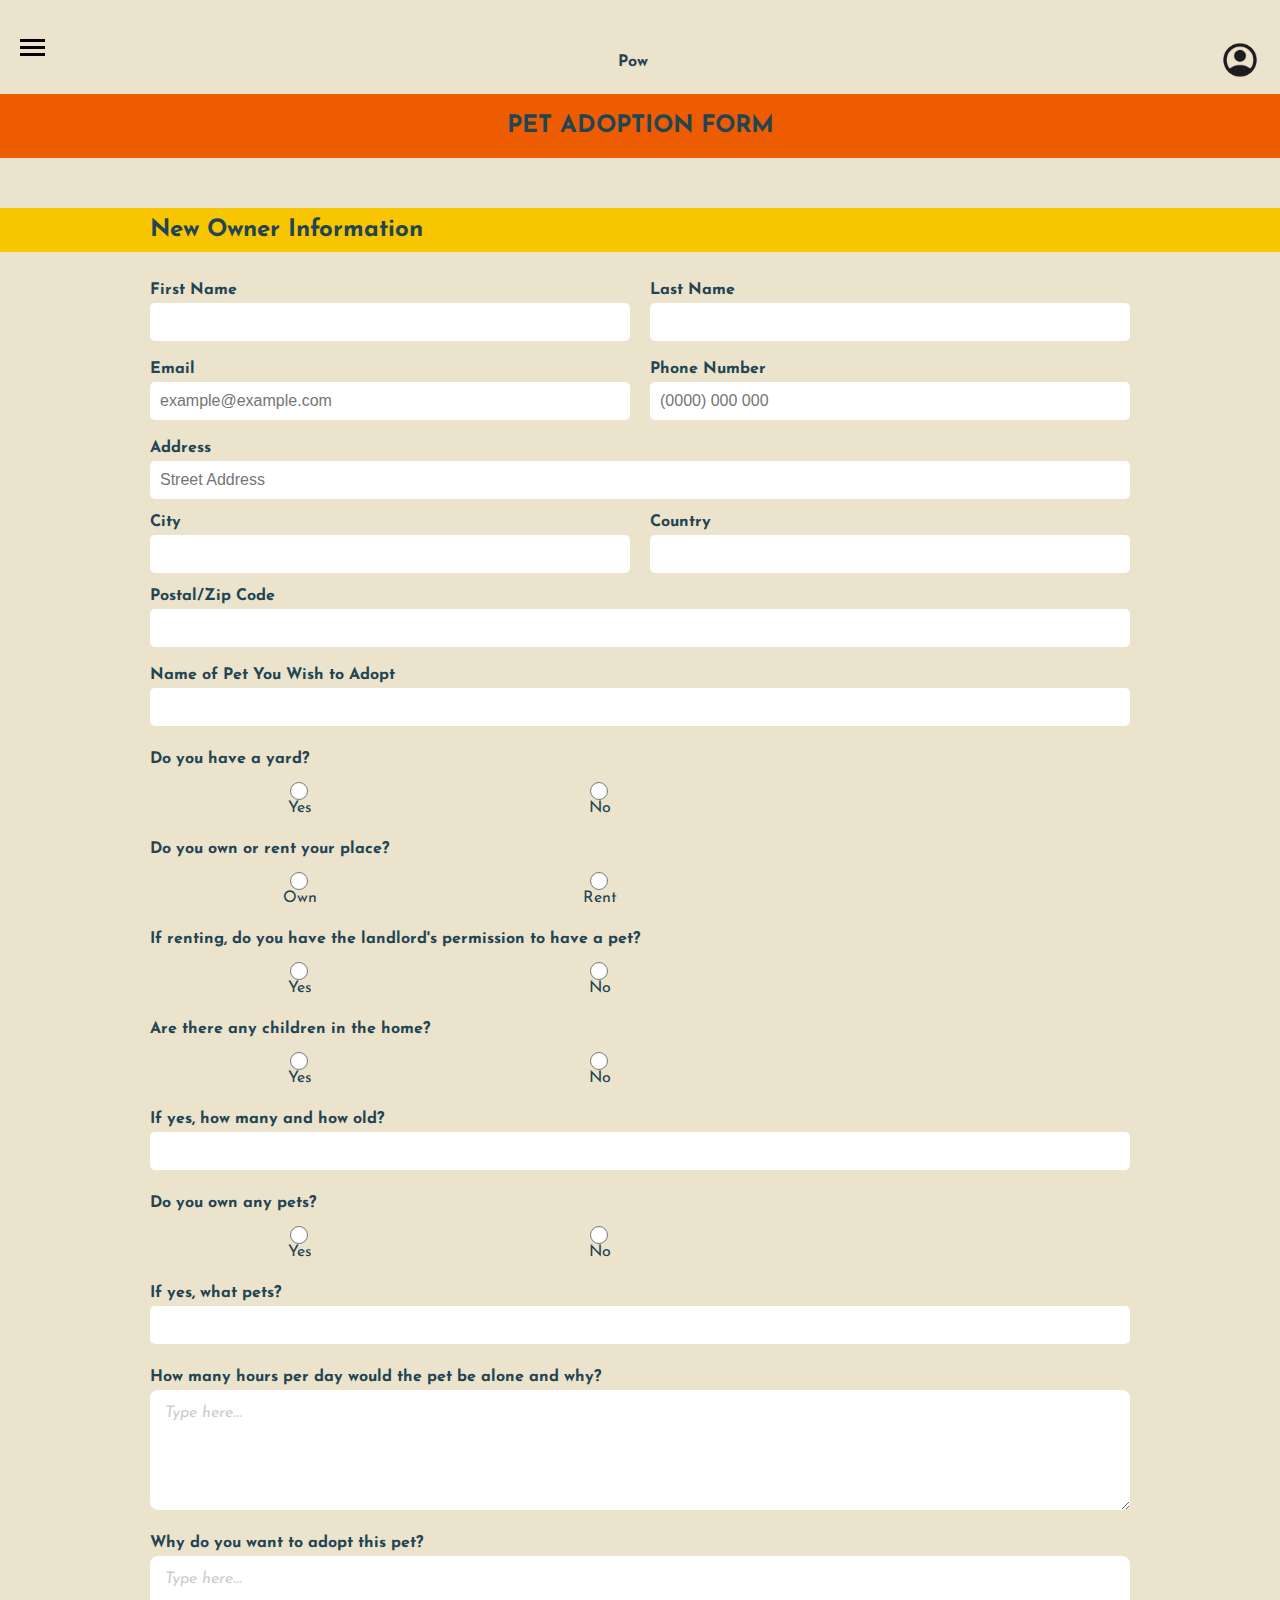
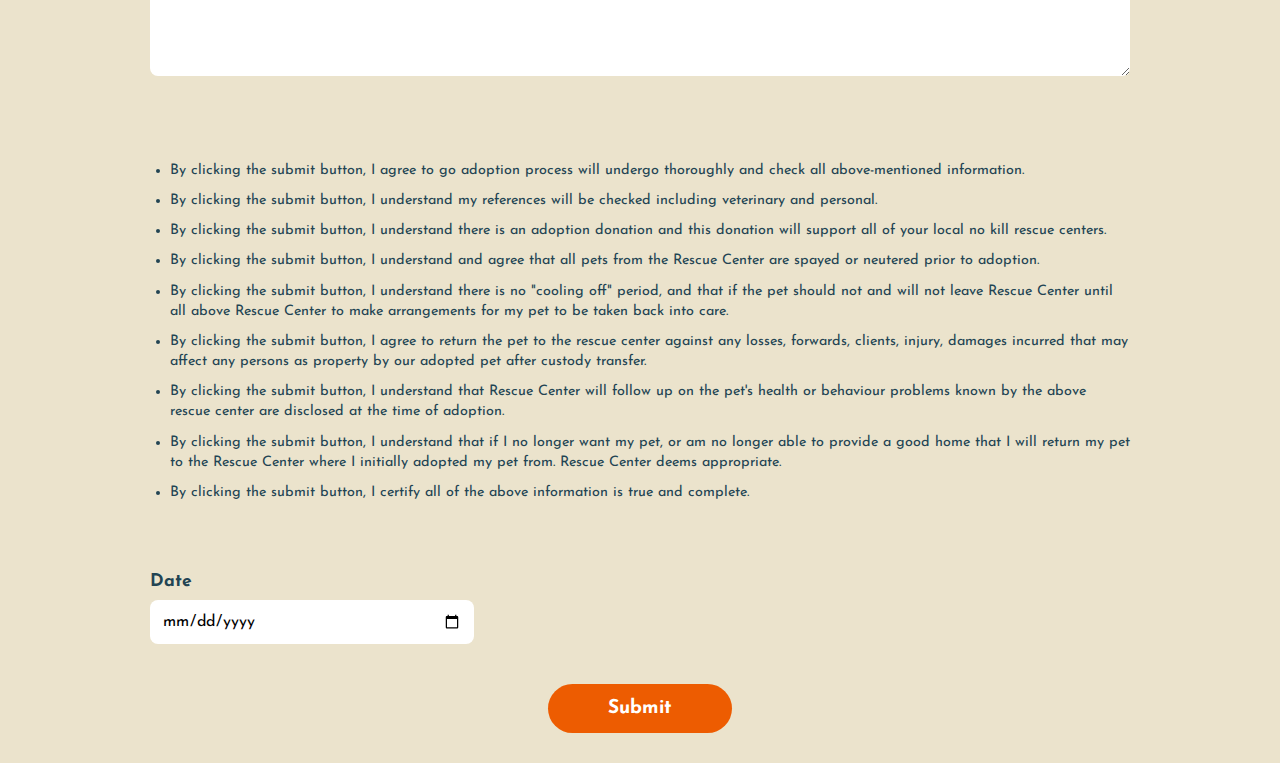
<file: frontend/formular HTML&CSS/index.html>
<!DOCTYPE html>
<html lang="en">
<head>
     <meta charset="UTF-8" />
    <meta name="viewport" content="width=device-width, initial-scale=1.0" />
    <title>Pet Adoption Form - Pow</title>
    <link rel="stylesheet" href="formular.css" />
    <link href="https://fonts.googleapis.com/css2?family=Josefin+Sans&display=swap" rel="stylesheet">
</head>
<body>
     <header class="navbar">
        <div class="hamburger">
            <span></span>
            <span></span>
            <span></span>
        </div>
        <div class="logo">Pow</div>
        <a href="profile.html" class="profile-icon">
            <img src="images/profileicon.png" alt="Profile" />
        </a>
    </header>
    <section class="formular-banner">
        <h1>PET ADOPTION FORM</h1>
    </section>
    <section class="section-title">
        <h1>New Owner Information</h1>
    </section>
    <form class="adoption-form">
        <div class="form-group two-col">
             <label>First Name
                 <input type="text" name="first_name" />
             </label>
             <label>Last Name
                 <input type="text" name="last_name" />
             </label>
        </div>
        <div class="form-group two-col">
             <label>Email
                 <input type="email" name="email" placeholder="example@example.com" />
             </label>
             <label>Phone Number
                 <input type="tel" name="phone" placeholder="(0000) 000 000" />
             </label>
        </div>
        <div class="address-group">
            <label>Address
                <input type="text" name="street_address" placeholder="Street Address" />
            </label>
            <div class="city-country-row">
                <label>City
                    <input type="text" name="city" />
                </label>
                <label>Country
                    <input type="text" name="country" />
                </label>
            </div>
            <label>Postal/Zip Code
                <input type="text" name="postal_code" />
            </label>
        </div>

        <div class="form-group">
            <label>Name of Pet You Wish to Adopt
                <input type="text" name="pet_name" />
            </label>
        </div>

        <div class="form-group">
            <label class="question-label">Do you have a yard?</label>
            <div class="radio-group">
                <label class="radio-label">
                    <input type="radio" name="yard" value="yes" />
                    <span class="radio-text">Yes</span>
                </label>
                <label class="radio-label">
                    <input type="radio" name="yard" value="no" />
                    <span class="radio-text">No</span>
                </label>
            </div>
        </div>

        <div class="form-group">
            <label class="question-label">Do you own or rent your place?</label>
            <div class="radio-group">
                <label class="radio-label">
                    <input type="radio" name="housing" value="own" />
                    <span class="radio-text">Own</span>
                </label>
                <label class="radio-label">
                    <input type="radio" name="housing" value="rent" />
                    <span class="radio-text">Rent</span>
                </label>
            </div>
        </div>

        <div class="form-group">
            <label class="question-label">If renting, do you have the landlord's permission to have a pet?</label>
            <div class="radio-group">
                <label class="radio-label">
                    <input type="radio" name="landlord_permission" value="yes" />
                    <span class="radio-text">Yes</span>
                </label>
                <label class="radio-label">
                    <input type="radio" name="landlord_permission" value="no" />
                    <span class="radio-text">No</span>
                </label>
            </div>
        </div>

        <div class="form-group">
            <label class="question-label">Are there any children in the home?</label>
            <div class="radio-group">
                <label class="radio-label">
                    <input type="radio" name="children" value="yes" />
                    <span class="radio-text">Yes</span>
                </label>
                <label class="radio-label">
                    <input type="radio" name="children" value="no" />
                    <span class="radio-text">No</span>
                </label>
            </div>
        </div>

        <div class="form-group">
            <label>If yes, how many and how old?
                <input type="text" name="children_details" />
            </label>
        </div>

        <div class="form-group">
            <label class="question-label">Do you own any pets?</label>
            <div class="radio-group">
                <label class="radio-label">
                    <input type="radio" name="current_pets" value="yes" />
                    <span class="radio-text">Yes</span>
                </label>
                <label class="radio-label">
                    <input type="radio" name="current_pets" value="no" />
                    <span class="radio-text">No</span>
                </label>
            </div>
        </div>

        <div class="form-group">
            <label>If yes, what pets?
                <input type="text" name="pet_details" />
            </label>
        </div>

        <div class="form-group">
            <label>How many hours per day would the pet be alone and why?
                <textarea name="pet_alone_time" placeholder="Type here..."></textarea>
            </label>
        </div>

        <div class="form-group">
            <label>Why do you want to adopt this pet?
                <textarea name="adoption_reason" placeholder="Type here..."></textarea>
            </label>
        </div>
    </form>

    <section class="terms-section">
        <ul class="terms-list">
            <li>By clicking the submit button, I agree to go adoption process will undergo thoroughly and check all above-mentioned information.</li>
            <li>By clicking the submit button, I understand my references will be checked including veterinary and personal.</li>
            <li>By clicking the submit button, I understand there is an adoption donation and this donation will support all of your local no kill rescue centers.</li>
            <li>By clicking the submit button, I understand and agree that all pets from the Rescue Center are spayed or neutered prior to adoption.</li>
            <li>By clicking the submit button, I understand there is no "cooling off" period, and that if the pet should not and will not leave Rescue Center until all above Rescue Center to make arrangements for my pet to be taken back into care.</li>
            <li>By clicking the submit button, I agree to return the pet to the rescue center against any losses, forwards, clients, injury, damages incurred that may affect any persons as property by our adopted pet after custody transfer.</li>
            <li>By clicking the submit button, I understand that Rescue Center will follow up on the pet's health or behaviour problems known by the above rescue center are disclosed at the time of adoption.</li>
            <li>By clicking the submit button, I understand that if I no longer want my pet, or am no longer able to provide a good home that I will return my pet to the Rescue Center where I initially adopted my pet from. Rescue Center deems appropriate.</li>
            <li>By clicking the submit button, I certify all of the above information is true and complete.</li>
        </ul>
    </section>

    <section class="signature-section">
    <div class="date-signature-container">
        <div class="date-group">
            <label for="date">Date</label>
            <input type="date" id="date" name="date" />
        </div>
        

    </div>
    
    <button type="submit" class="submit-btn">Submit</button>
</section>


</body>
</html>
</file>
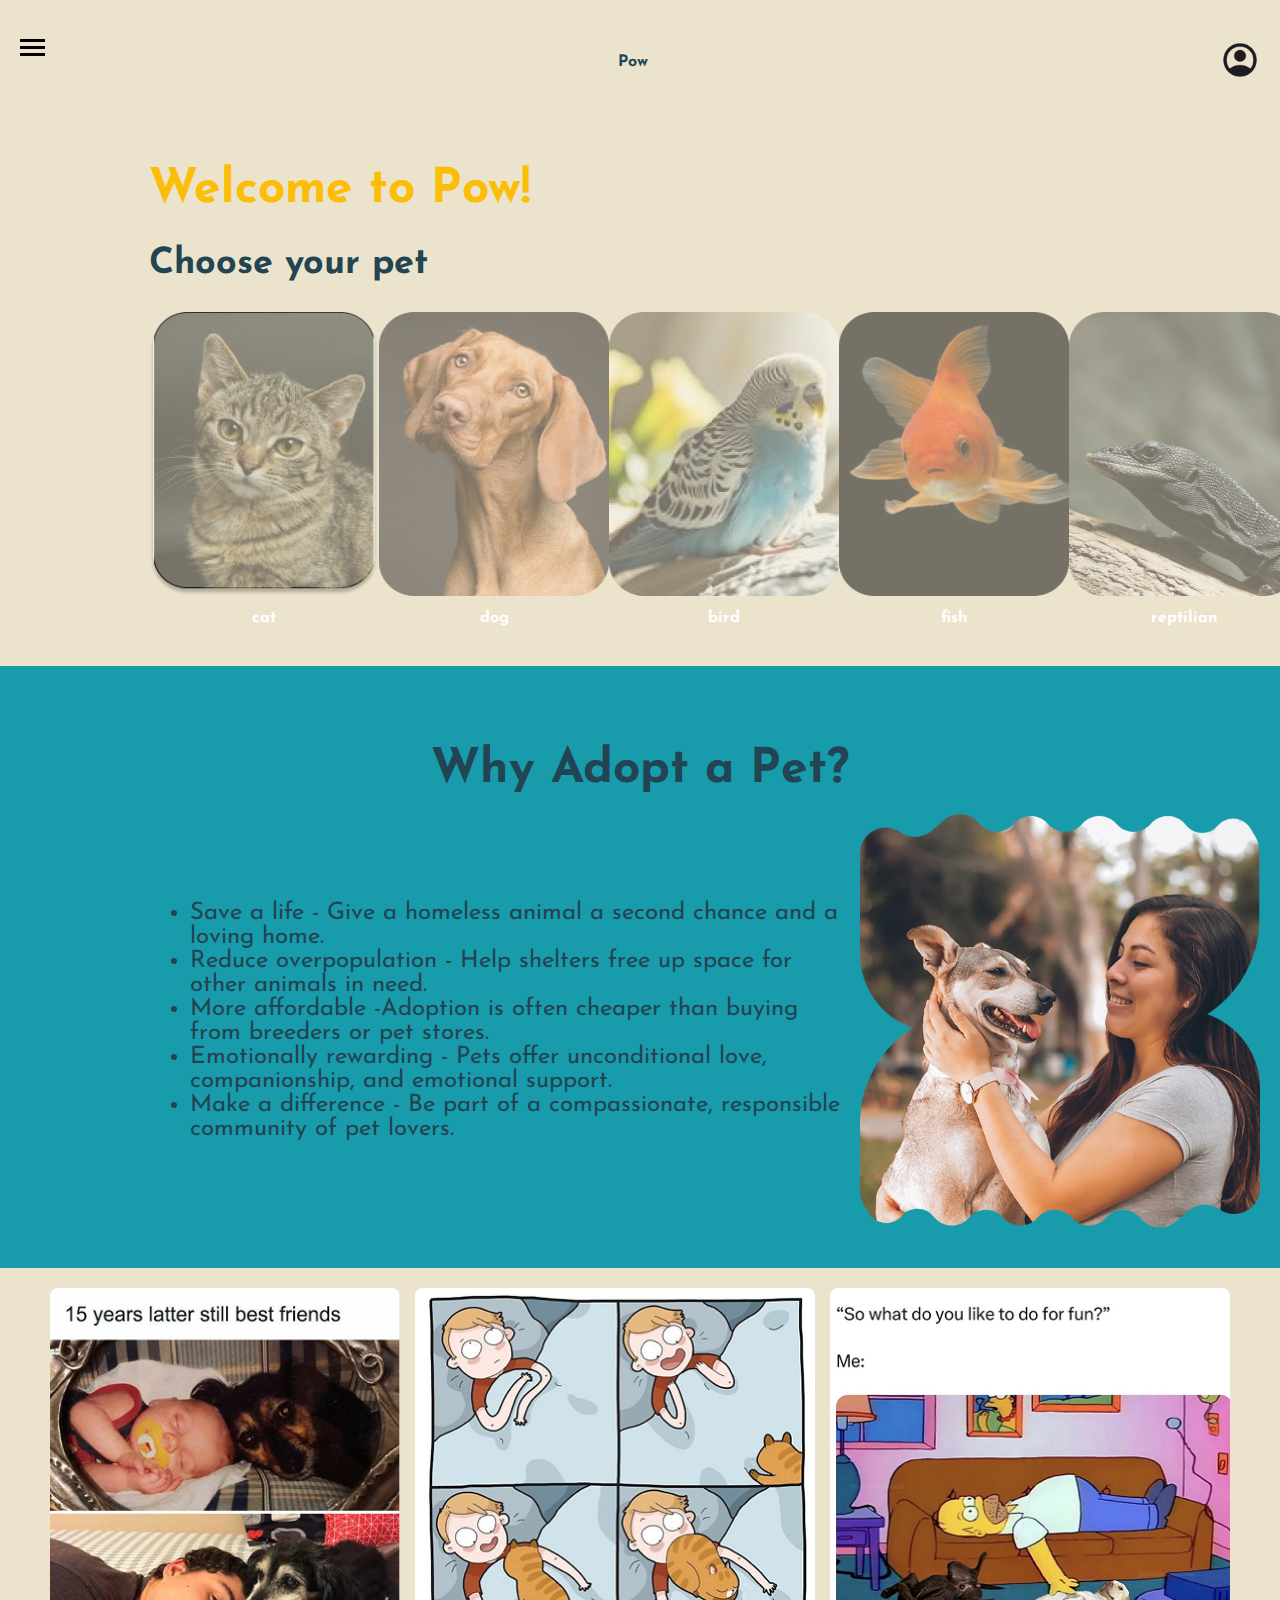
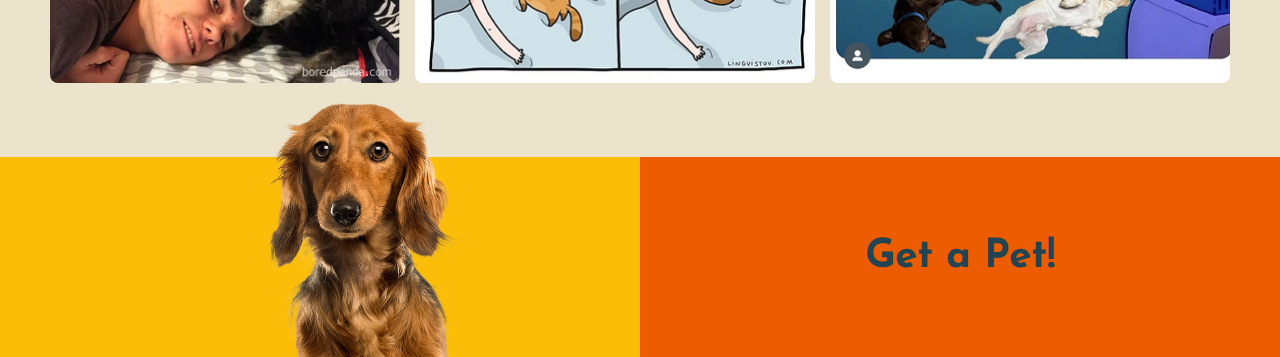
<file: frontend/homepage HTML&CSS/index.html>
<!DOCTYPE html>
<html lang = "en">
    <head>
         <meta charset="UTF-8" />
         <meta name="viewport" content="width=device-width, initial-scale=1.0" />
         <title>Pow - Pet Adoption</title>
         <link rel="stylesheet" href="homepage.css" />
          <link href="https://fonts.googleapis.com/css2?family=Josefin+Sans&display=swap" rel="stylesheet">
    </head>

    <body>
        <header class="navbar">

                <div class="hamburger" >
                    <span></span>
                    <span></span>
                    <span></span>
                </div>

             <div class="logo">Pow</div>

             <a href="profile.html" class="profile-icon">
                <img src="images/profileicon.png" alt="Profile" />
             </a>
        </header>

        <section class = "welcome">
            <h1 class = "wel">Welcome to Pow! </h1>
            <h2 class = "choose">Choose your pet</h2>

            <div class="pet-options">
                <div class="pet-card">
                    <a href="cat.html">
                        <img src="images/cat.png" alt="cat">
                    </a>
                    <span>cat</span>
                </div>
                <div class="pet-card">
                    <a href="dog.html">
                        <img src="images/dog.png" alt="dog">
                    </a>
                     <span>dog</span>
                </div>
            <div class="pet-card">
                <a href="bird.html">
                    <img src="images/bird.png" alt="bird">
                </a>
                <span>bird</span>
            </div>
            <div class="pet-card">
                <a href="fish.html">
                    <img src="images/fish.png" alt="fish">
                </a>
                <span>fish</span>
            </div>
            <div class="pet-card">
                <a href="reptilian.html">
                    <img src="images/reptilian.png" alt="reptilian">
                </a>
                <span>reptilian</span>
            </div>
        </div>
        </section>

        <section class = "why-adopt">
             <h2>Why Adopt a Pet?</h2>
             <div class="why-content">
                <ul>
                    <li><span>Save a life</span> - Give a homeless animal a second chance and a loving home.</li>
                    <li><span>Reduce overpopulation</span> - Help shelters free up space for other animals in need.</li>
                    <li><span>More affordable</span> -Adoption is often cheaper than buying from breeders or pet stores.</li>
                    <li><span>Emotionally rewarding</span> - Pets offer unconditional love, companionship, and emotional support.</li>
                    <li><span>Make a difference</span> - Be part of a compassionate, responsible community of pet lovers.</li>
                </ul>
                <img src="images/dog-woman.png" alt="woman with dog" />
             </div>
        </section>

         <section class="comics">
            <div class="meme1"><img src="images/meme1.png" alt=""></div>
            <div class="meme"><img src="images/meme2.png" alt=""></div>
            <div class="meme"><img src="images/meme3.png" alt=""></div>
        </section>

        <section class="oui">
            <div class="split-section">
                <div class="left-side"></div>
                <div class="right-side">
                    <h3>Get a Pet!</h3>
                </div>
                <img src="images/happydog.png" class="dog-image" alt="happy dog" />
            </div>
        </section>

    </body>
</html>
</file>
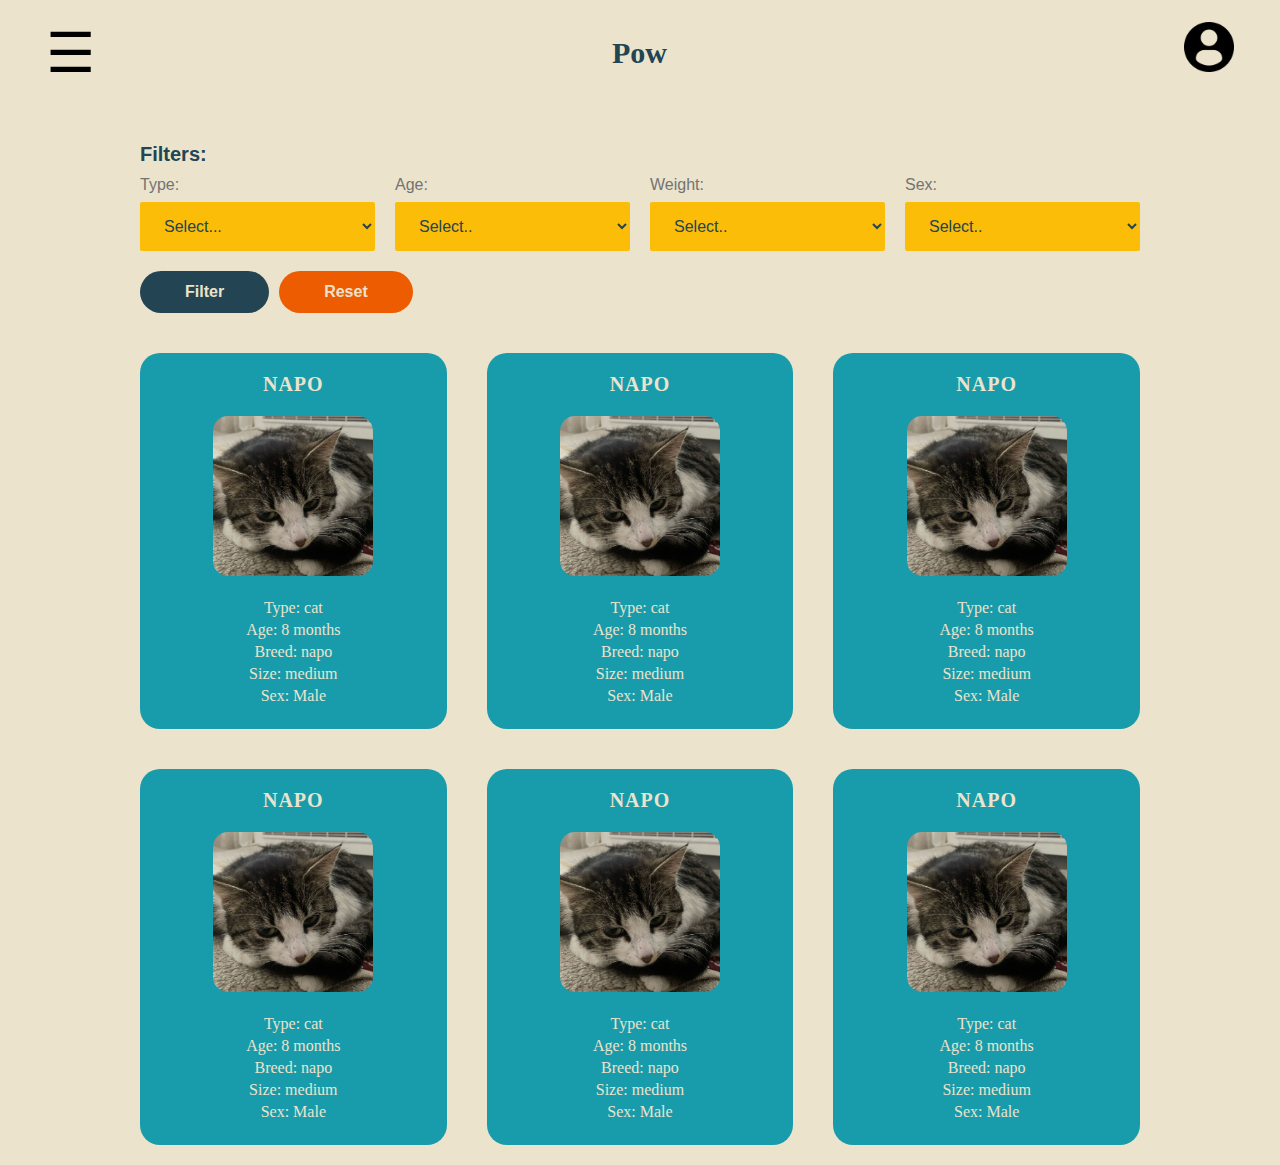
<file: frontend/lista animale HTMl&CSS/index.html>
<!DOCTYPE html>
<html lang="en">
  <head>
    <meta charset="UTF-8" />
    <meta name="viewport" content="width=device-width, initial-scale=1.0" />
    <link rel="stylesheet" href="styles.css" />
    <title>Pow - Pet Adoption</title>
  </head>
  <body>
    <header>
      <div class="header-content">
        <button class="menu-button">☰</button>
        <h1>Pow</h1>
        <button class="profile-button">
          <img src="images/profile-user.png" alt="profile-button" />
        </button>
      </div>
    </header>
    <div class="wrapper">
      <div class="main-container">
        <h2>Filters:</h2>
        <div class="filters">
          <div class="filter-group">
            <label for="type">Type:</label>
            <select id="type">
              <option>Select...</option>
            </select>
          </div>
          <div class="filter-group">
            <label for="age">Age:</label>
            <select id="age">
              <option>Select..</option>
            </select>
          </div>
          <div class="filter-group">
            <label for="weight">Weight:</label>
            <select id="weight">
              <option>Select..</option>
            </select>
          </div>
          <div class="filter-group">
            <label for="sex">Sex:</label>
            <select id="sex">
              <option>Select..</option>
            </select>
          </div>
        </div>
        <div class="filter-buttons">
          <button class="filter-btn">Filter</button>
          <button class="reset-btn">Reset</button>
        </div>
        <div class="cards-container">
          <a class="card-link" href="#">
            <div class="card">
              <h3>NAPO</h3>
              <img src="images/cat.png" alt="cat" />
              <p>Type: cat</p>
              <p>Age: 8 months</p>
              <p>Breed: napo</p>
              <p>Size: medium</p>
              <p>Sex: Male</p>
            </div>
          </a>
          <a class="card-link" href="#">
            <div class="card">
              <h3>NAPO</h3>
              <img src="images/cat.png" alt="cat" />
              <p>Type: cat</p>
              <p>Age: 8 months</p>
              <p>Breed: napo</p>
              <p>Size: medium</p>
              <p>Sex: Male</p>
            </div>
          </a>
          <a class="card-link" href="#">
            <div class="card">
              <h3>NAPO</h3>
              <img src="images/cat.png" alt="cat" />
              <p>Type: cat</p>
              <p>Age: 8 months</p>
              <p>Breed: napo</p>
              <p>Size: medium</p>
              <p>Sex: Male</p>
            </div>
          </a>
          <a class="card-link" href="#">
            <div class="card">
              <h3>NAPO</h3>
              <img src="images/cat.png" alt="cat" />
              <p>Type: cat</p>
              <p>Age: 8 months</p>
              <p>Breed: napo</p>
              <p>Size: medium</p>
              <p>Sex: Male</p>
            </div>
          </a>
          <a class="card-link" href="#">
            <div class="card">
              <h3>NAPO</h3>
              <img src="images/cat.png" alt="cat" />
              <p>Type: cat</p>
              <p>Age: 8 months</p>
              <p>Breed: napo</p>
              <p>Size: medium</p>
              <p>Sex: Male</p>
            </div>
          </a>
          <a class="card-link" href="#">
            <div class="card">
              <h3>NAPO</h3>
              <img src="images/cat.png" alt="cat" />
              <p>Type: cat</p>
              <p>Age: 8 months</p>
              <p>Breed: napo</p>
              <p>Size: medium</p>
              <p>Sex: Male</p>
            </div>
          </a>
        </div>
      </div>
    </div>
  </body>
</html>
</file>
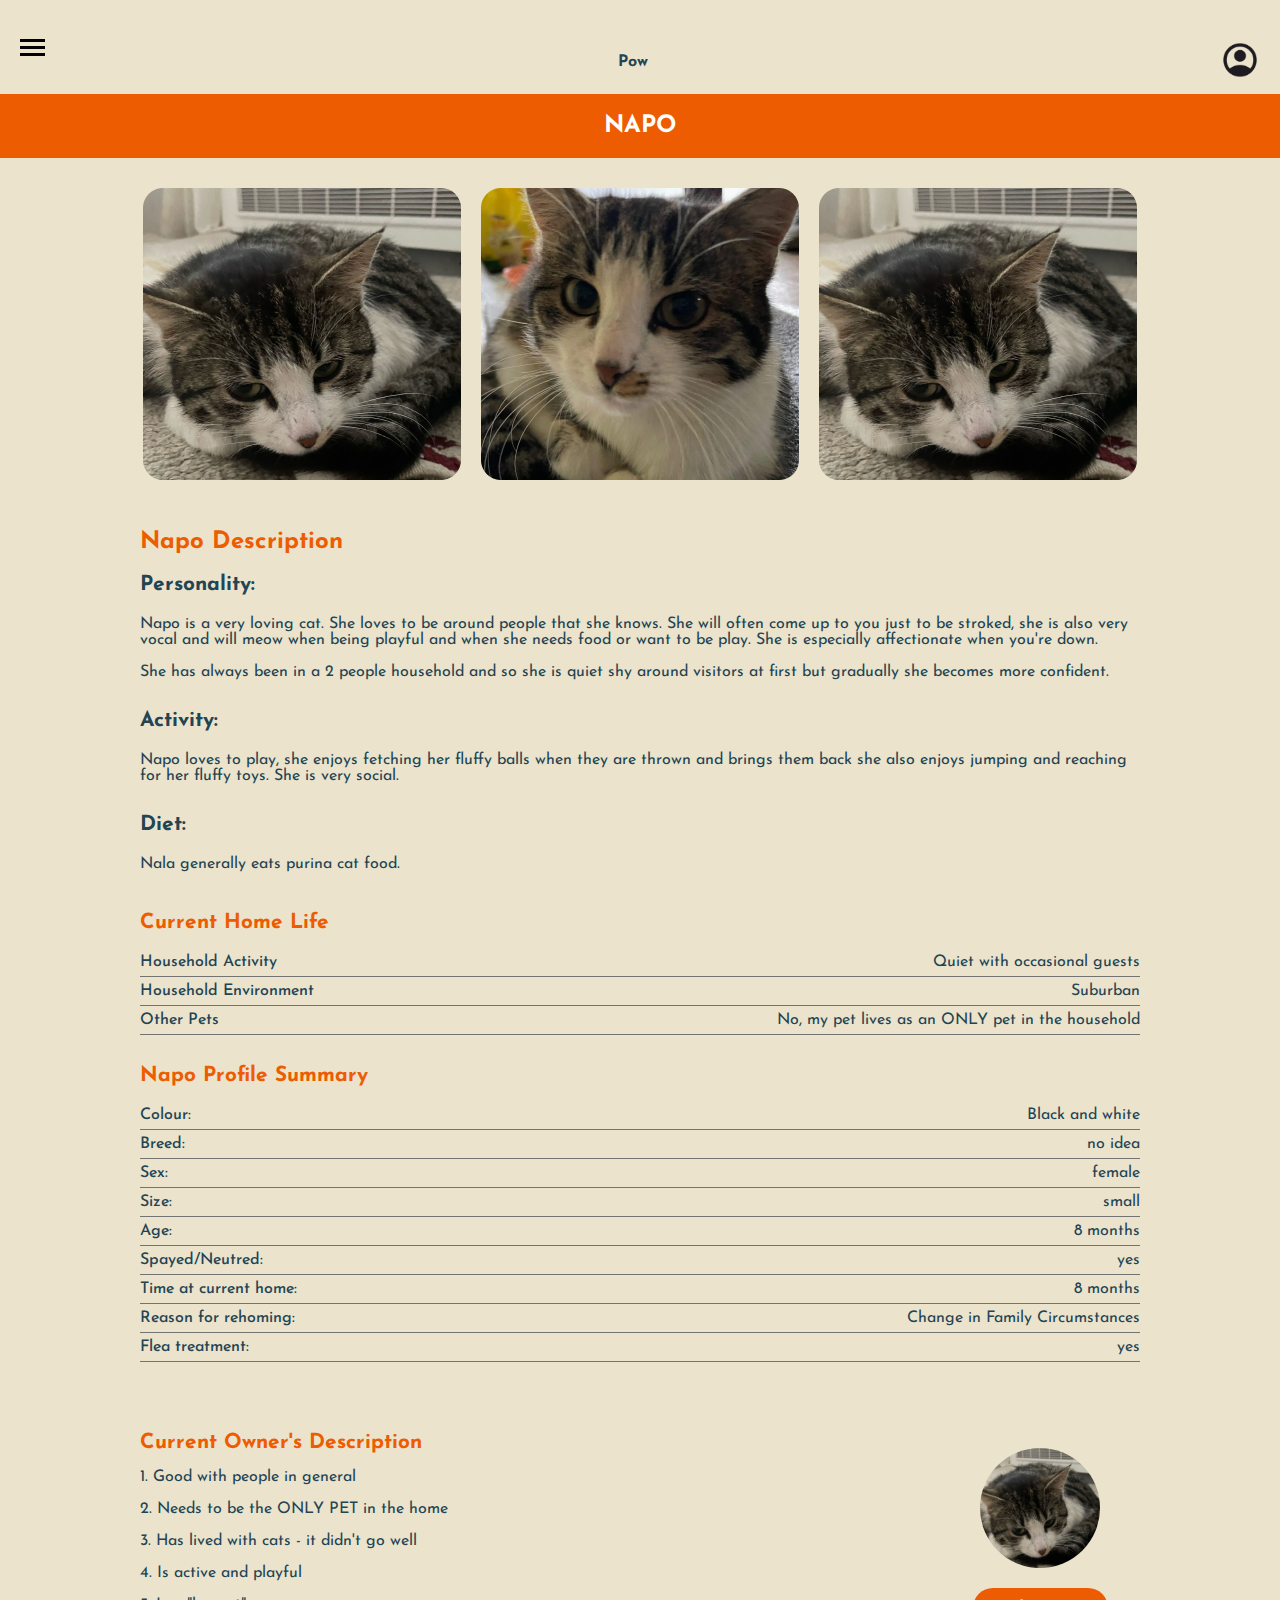
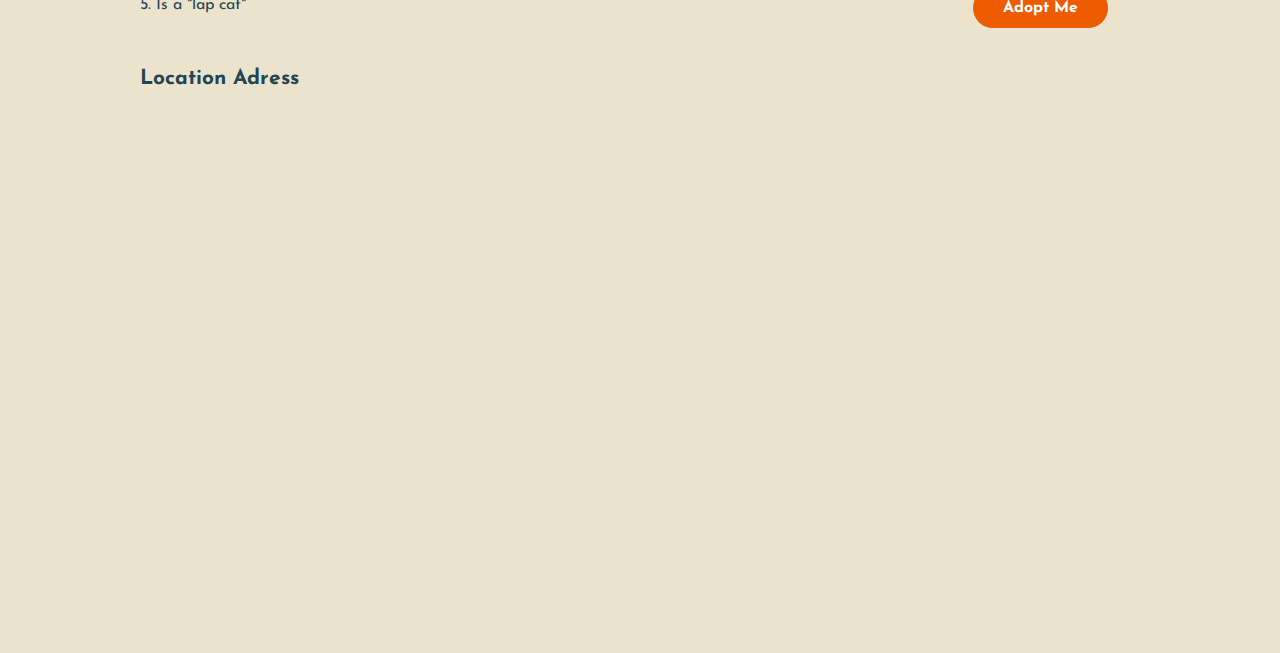
<file: frontend/pet-page HTML&CSS/index.html>
<!DOCTYPE html>
<html lang="en">
<head>
    <meta charset="UTF-8" />
    <meta name="viewport" content="width=device-width, initial-scale=1.0" />
    <title>Pet Profile - Pow</title>
    <link rel="stylesheet" href="pet-page.css" />
    <link href="https://fonts.googleapis.com/css2?family=Josefin+Sans&display=swap" rel="stylesheet"></head>

<body>
    <header class="navbar">
        <div class="hamburger">
            <span></span>
            <span></span>
            <span></span>
        </div>

        <div class="logo">Pow</div>

        <a href="profile.html" class="profile-icon">
            <img src="images/profileicon.png" alt="Profile" />
        </a>
    </header>

    <section class="pet-banner">
        <h1>NAPO</h1>
    </section>

    <section class="pet-photos">
        <div class="photo-container">
            <img src="images/napo1.png" alt="Fluffy photo 1" class="pet-photo">
            <img src="images/napo2.png" alt="Fluffy photo 2" class="pet-photo">
            <img src="images/napo1.png" alt="Fluffy photo 3" class="pet-photo">
        </div>
    </section>

    <section class="pet-info">
        <div class="description">
            <h2>Napo Description</h2>
        </div>
        <div class="info-section">
            <h2>Personality:</h2>
            <p>Napo is a very loving cat. She loves to be around people that she knows. She will often come up to you just to be stroked, she is also very vocal and will meow when being playful and when she needs food or want to be play. She is especially affectionate when you're down.</p>
            <p>She has always been in a 2 people household and so she is quiet shy around visitors at first but gradually she becomes more confident.</p>
        </div>

        <div class="info-section">
            <h2>Activity:</h2>
            <p>Napo loves to play, she enjoys fetching her fluffy balls when they are thrown and brings them back she also enjoys jumping and reaching for her fluffy toys. She is very social.</p>
        </div>

        <div class="info-section">
            <h2>Diet:</h2>
            <p>Nala generally eats purina cat food.</p>
        </div>
    </section>

    <section class="profile-summary">
        <h2 class="section-title">Current Home Life</h2>
        <div class="profile-row">
            <span class="label">Household Activity</span>
            <span class="value">Quiet with occasional guests</span>
        </div>
        <div class="profile-row">
            <span class="label">Household Environment</span>
            <span class="value">Suburban</span>
        </div>
        <div class="profile-row">
            <span class="label">Other Pets</span>
            <span class="value">No, my pet lives as an ONLY pet in the household</span>
        </div>

        <h2 class="section-title">Napo Profile Summary</h2>
        <div class="profile-row"><span class="label">Colour:</span><span class="value">Black and white</span></div>
        <div class="profile-row"><span class="label">Breed:</span><span class="value">no idea</span></div>
        <div class="profile-row"><span class="label">Sex:</span><span class="value">female</span></div>
        <div class="profile-row"><span class="label">Size:</span><span class="value">small</span></div>
        <div class="profile-row"><span class="label">Age:</span><span class="value">8 months</span></div>
        <div class="profile-row"><span class="label">Spayed/Neutred:</span><span class="value">yes</span></div>
        <div class="profile-row"><span class="label">Time at current home:</span><span class="value">8 months</span></div>
        <div class="profile-row"><span class="label">Reason for rehoming:</span><span class="value">Change in Family Circumstances</span></div>
        <div class="profile-row"><span class="label">Flea treatment:</span><span class="value">yes</span></div>
    </section>

<section class="owner-description">
    <div class="owner-description-content">
        <h2 class="section-title">Current Owner's Description</h2>
        <p>1. Good with people in general</p>
        <p>2. Needs to be the ONLY PET in the home</p>
        <p>3. Has lived with cats - it didn't go well</p>
        <p>4. Is active and playful</p>
        <p>5. Is a "lap cat"</p>
    </div>
    <div class="adopt-section">
        <img src="images/napo1.png" class="cat-image">
        <button class="adopt-btn">Adopt Me</button>
    </div>
</section>

    <section class="location">
        <h2>Location Adress</h2>
        <iframe src="https://www.google.com/maps/embed?pb=!1m18!1m12!1m3!1d79470.72935204388!2d27.504569426047382!3d47.15622449227177!2m3!1f0!2f0!3f0!3m2!1i1024!2i768!4f13.1!3m3!1m2!1s0x40cafb7cf639ddbb%3A0x7ccb80da5426f53c!2zSWHImWk!5e1!3m2!1sro!2sro!4v1748261268215!5m2!1sro!2sro" width="1000" height="500" style="border:0;" allowfullscreen="" loading="lazy" referrerpolicy="no-referrer-when-downgrade"></iframe>
    </section>

</body>
</html>
</file>
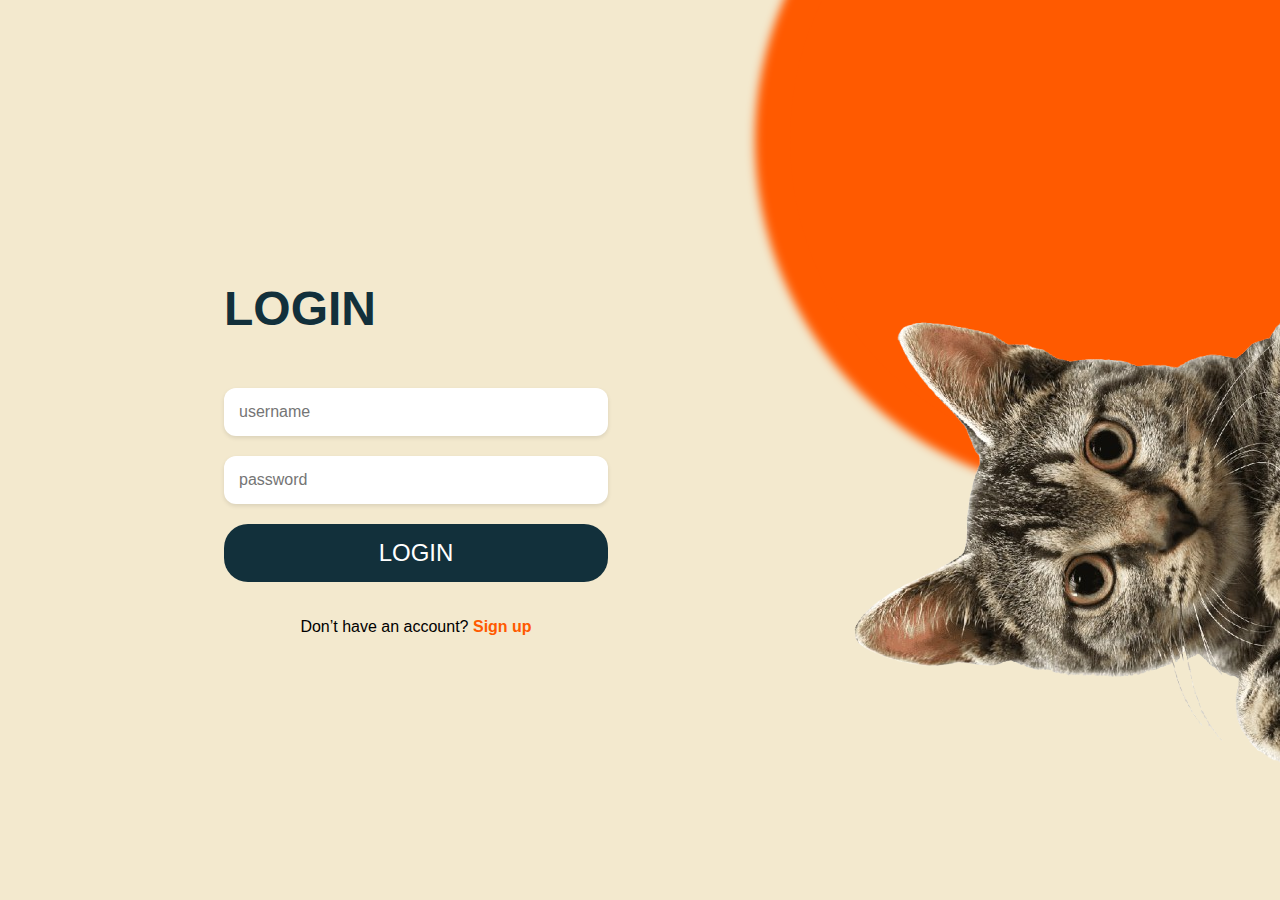
<file: frontend/register-login HTML&CSS/index.html>
<!DOCTYPE html>
<html lang="en">
  <head>
    <meta charset="UTF-8" />
    <meta name="viewport" content="width=device-width, initial-scale=1.0" />
    <title>Login</title>
    <link rel="stylesheet" href="styles.css" />
  </head>
  <body>
    <div class="login-container">
      <div class="login-box">
        <h1>LOGIN</h1>
        <input type="text" placeholder="username" class="input-field" />
        <input type="password" placeholder="password" class="input-field" />
        <button class="login-button">LOGIN</button>
        <p class="signup-text">
          Don’t have an account? <a href="#">Sign up</a>
        </p>
      </div>
      <div class="circle"></div>
      <div class="cat-image">
        <img src="cat-image.png" alt="Cat" />
      </div>
    </div>
  </body>
</html>
</file>
<file: frontend/formular HTML&CSS/formular.css>
body, html {
  margin: 0;
  padding: 0;
  font-family: 'Josefin Sans', sans-serif;
   background-color:#EBE3CC;
}

.navbar {
    display: flex;
    justify-content: space-between;
    align-items: center;
    padding: 10px 20px;
}

.hamburger {
    display: flex;
    flex-direction: column;
    gap: 4px;
}

.hamburger span {
    width: 25px;
    height: 3px;
    background: black;
}

.logo {
  color: #224453;
  font-weight: bold;    
  text-align: center;
  font-size: 1rem;
  padding-top: 30px;
}

.profile-icon img {
    width: 40px;
    height: 40px;
    border-radius: 50%;
    padding-top: 30px;
}

.formular-banner {
    background-color: #ED5C01;
    color: white;
    text-align: center;
    padding: 20px;
}

.formular-banner h1 {
    margin: 0;
    font-size: 1.5rem;
    font-weight: bold;
    color:#224453
}

.adoption-form {
  padding: 30px 150px;
  margin: 0;
}

.section-title {
  background-color:#f7c600;
  padding: 10px 150px;
  font-weight: bold;
  text-align: left;
  margin-top: 50px;
}

.section-title h1 {
    margin: 0;
    font-size: 1.5rem;
    color:#224453
}

.form-group.two-col {
  display: flex;
  gap: 20px;
  margin-bottom: 20px;
}

.form-group label {
  flex: 1;
  display: flex;
  flex-direction: column;
  font-weight: bold;
  color: #224453;
}

.form-group input {
  padding: 10px;
  margin-top: 5px;
  border-radius: 5px;
  border: none;
  font-size: 1rem;
  background: white;
}

.address-group {
  margin-bottom: 20px;
}

.address-group label {
  display: flex;
  flex-direction: column;
  font-weight: bold;
  color: #224453;
  margin-bottom: 15px;
}

.address-group input {
  padding: 10px;
  margin-top: 5px;
  border-radius: 5px;
  border: none;
  font-size: 1rem;
  background: white;
}

.city-country-row {
  display: flex;
  gap: 20px;
  margin-bottom: 15px;
}

.city-country-row label {
  flex: 1;
  margin-bottom: 0;
}

.question-label {
    font-weight: bold;
    color: #224453;
    margin-bottom: 15px;
    display: block;
}

.radio-group {
    display: flex;
    justify-content: space-between;
    max-width: 600px;
    margin-bottom: 25px;
}

.radio-label {
    display: flex;
    align-items: center;
    cursor: pointer;
    font-weight: normal;
}

.radio-label input[type="radio"] {
    width: 18px;
    height: 18px;
    margin-right: 8px;
    margin-top: 0;
    accent-color: #224453;
}

.radio-text {
    color: #224453;
    font-weight: normal;
    font-size: 1rem;
}

.form-group {
    margin-bottom: 25px;
}

.form-group textarea {
    padding: 15px;
    margin-top: 5px;
    border-radius: 8px;
    border: none;
    font-size: 1rem;
    background: white;
    min-height: 120px;
    resize: vertical;
    font-family: 'Josefin Sans', sans-serif;
    width: 100%;
    box-sizing: border-box;
}

.form-group textarea::placeholder {
    color: #ccc;
    font-style: italic;
}

.terms-section {
    padding: 30px 150px;
    background-color: #EBE3CC;
}

.terms-list {
    list-style-type: disc;
    padding-left: 20px;
    margin: 0;
}

.terms-list li {
    margin-bottom: 10px;
    font-size: 0.9rem;
    line-height: 1.4;
    color: #224453;
}

.signature-section {
    padding: 30px 150px;
    background-color: #EBE3CC;
}

.date-signature-container {
    display: flex;
    gap: 40px;
    margin-bottom: 40px;
    align-items: flex-start;
}

.date-group {
    flex: 0 0 300px;
}

.date-group label {
    display: block;
    font-weight: bold;
    color: #224453;
    margin-bottom: 10px;
    font-size: 1.1rem;
}

.date-group input[type="date"] {
    width: 100%;
    padding: 12px;
    border-radius: 8px;
    border: none;
    font-size: 1rem;
    background: white;
    font-family: 'Josefin Sans', sans-serif;
}


.clear-btn {
    position: absolute;
    top: 15px;
    right: 15px;
    background: #224453;
    color: white;
    border: none;
    padding: 6px 12px;
    border-radius: 4px;
    font-size: 0.8rem;
    cursor: pointer;
    font-family: 'Josefin Sans', sans-serif;
}

.clear-btn:hover {
    background: #1a3540;
}

.submit-btn {
    background: #ED5C01;
    color: white;
    border: none;
    padding: 15px 60px;
    border-radius: 25px;
    font-size: 1.2rem;
    font-weight: bold;
    cursor: pointer;
    display: block;
    margin: 0 auto;
    font-family: 'Josefin Sans', sans-serif;
    transition: background-color 0.3s ease;
}

.submit-btn:hover {
    background: #d14d00;
}
</file>
<file: frontend/homepage HTML&CSS/homepage.css>
body, html {
  margin: 0;
  padding: 0;
  font-family: 'Josefin Sans', sans-serif;
   background-color: #EBE3CC;
}


.navbar {
    display: flex;
    justify-content: space-between;
    align-items: center;
    padding: 10px 20px;
}

.hamburger {
    display: flex;
    flex-direction: column;
    gap: 4px;
}

.hamburger span {
    width: 25px;
    height: 3px;
    background: black;
}

.logo {
  color: #224453;
  font-weight: bold;
  text-align: center;
  font-size: 1rem;
  padding-top: 30px;
}

.profile-icon img {
    width: 40px;
    height: 40px;
    border-radius: 50%;
    padding-top: 30px;

}

.welcome {
  text-align: start;
  padding: 40px 149px;
  font-size: 1.5rem;
}

.wel {
    color: #FBBD08;
}

.choose {
    color: #224453;
}


.pet-options {
  display: flex;
  justify-content: space-evenly; 
  align-items: flex-start;
}

.pet-card {
  display: flex;
  flex-direction: column;
  align-items: center;
  text-align: center;
  cursor: pointer;
}

.pet-card img {
  width: 230px;
  height: 284px;
}

.pet-card img:hover {
    transform: scale(1.05);
}

.pet-card span {
  margin-top: 8px;
  color: white;
  font-size: 1rem;
  font-weight: bold;
}

.why-adopt {
  background-color: #189CAB;
  padding: 40px 20px;
  color: #224453;
}

.why-adopt h2 {
  text-align: center;
  margin-bottom: 20px;
  font-size: 3rem;
}

.why-content {
  display: flex;
  flex-direction: row;
  align-items: center;
  gap: 20px;
}

.why-content ul {
  max-width: 700px;
  font-size: 1.5rem;
  padding-left: 170px;
}

.why-content img {
  max-width: 400px;
  border-radius: 10px;
}

.comics {
  display: flex;
  justify-content: center;
  gap: 15px;
  padding: 20px;
  flex-wrap: wrap;
}

.meme1 img {
  width: 350px;
  height: 395px;
  border-radius: 8px;
}

.meme img {
  width: 400px;
  height: 395px;
  border-radius: 8px;
}


.oui {
  padding-top: 50px;
}

.split-section {
  display: flex;
  height: 200px;
  width: 100%;
  position: relative;
}

.left-side {
  background-color: #FBBD08; 
  flex: 1;
}

.right-side {
  background-color: #ED5C01; 
  flex : 1;
  display: flex;
  align-items: center;
  justify-content: center;
}

.right-side h3 {
  font-size: 2.5rem;
  color: #224453;
}

.dog-image {
  position: absolute;
  top: -60px; 
  left: 20%;
  width: 278px;
}
</file>
<file: frontend/lista animale HTMl&CSS/styles.css>
body{
    background-color: #EBE3CC;
    margin: 0;
    padding: 0;
}
header{
    padding: 20px;
}
.header-content{
    max-width: 1200px;
    margin: 0 auto;
    display: flex;
    align-items: center;
    justify-content: space-between;
}
.menu-button,
.profile-button{
    font-size: 55px;
    background: none;
    border: none;
    cursor: pointer;
    color:black
}
.profile-button img{
    width: 50px;
    height: 50px;
    object-fit: contain;
    background: transparent;
}
h1{
    font-size: 30px;
    margin: 0;
    font-weight: bold;
    color:#224453
}

.wrapper {
    max-width: 1200px;
    margin: 0 auto;
    padding: 0 20px;
}



.main-container{
    color:#224453;
    max-width: 1000px;
    margin: 0 auto;
    padding: 20px 0;
}
h2{
    font-size: 20px;
    margin-bottom: 10px;
    font-family: sans-serif;
    padding-left: 0;
    color: #224453;
}
.filters{
    max-width: 1000px;
    margin: 0 auto;
    padding: 0;
    display: flex;
    flex-wrap: wrap;
    gap: 20px;
    justify-content: space-between;
    align-items: flex-end;
}
.filter-group{
    display: flex;
    flex-direction: column;
    min-width: 140px;
    flex: 1;
    gap: 8px;
}
.filter-group label{
    color: #737373;
    border: none;
    border-radius:5px;
    font-family: sans-serif;
    cursor: pointer;
}
.filter-group select{
    padding: 15px 20px;
    background-color: #FBBD08;
    color:#224453;
    border: none;
    border-radius: 2px;
    cursor: pointer;
    font-size: 16px;
    width: 100%;
    transition: background-color 0.3s ease;
    font-family: sans-serif;
}
.filter-buttons{
    max-width: 1000px;
    margin: 20px 0 40px 0;
    padding: 0;
    display: flex;
    justify-content: flex-start;
    gap: 10px;
}
.filter-btn,
.reset-btn{
    background-color: #224453;
    color:#EBE3CC;
    font-weight: bold;
    padding: 12px 45px;
    border: none;
    border-radius:35px;
    cursor:pointer;
    font-family:sans-serif;
    font-size: 16px;
    transition: background-color 0.3s ease;
}
.reset-btn{
    background-color: #ED5C01;
    color:#EBE3CC;
}
.filter-group select:hover{
    background-color: #ED5C01;
}
.filter-btn:hover,
.reset-btn:hover{
    background-color: #FBBD08;
}
.card-link {
    text-decoration: none;
    color: inherit;
    display: block;
    cursor: pointer;
}

.cards-container {
    display: grid;
    grid-template-columns: repeat(auto-fit, minmax(250px, 1fr));
    gap: 40px;
    padding: 0;
    box-sizing: border-box;
}
.card{
    background-color: #189CAB;
    color:#EBE3CC;
    border-radius: 20px;
    padding: 20px;
    text-align: center;
    transition: transform 0.3s ease, box-shadow 0.3s ease;
}
.card:hover{
    transform: translateY(-5px);
    box-shadow:0 4px 20px rgba(0,0,0,0.2);
}
.card h3{
    margin-top: 0;
    font-size: 20px;
    letter-spacing: 1px;
}
.card img{
    width: 160px;
    height: 160px;
    object-fit: cover;
    border-radius: 15px;
    margin-bottom: 15px;
}
.card p{
    margin: 4px 0;
}

@media (max-width: 1024px){
    .wrapper {
        padding: 0 20px;
    }
}

@media (max-width: 768px){
    .filters{
        flex-direction: column;
        align-items: stretch;
    }
    .filter-btn,
    .reset-btn{
        width:100%;
    }
}

@media (max-width: 480px){
    header{
        padding: 10px;
    }
    .menu-button,
    .profile-button{
        font-size: 35px;
    }
    h1{
        font-size: 24px;
    }
    h2{
        font-size: 18px;
    }
    .cards-container{
        gap: 20px;
    }
    .card img{
        width: 120px;
        height: 120px;
    }
    .card h3{
        font-size: 18px;
    }
    .card p{
        font-size: 14px;
    }
}
</file>
<file: frontend/pet-page HTML&CSS/pet-page.css>
body, html {
    margin: 0;
    padding: 0;
    font-family: 'Josefin Sans', sans-serif;
    background-color: #EBE3CC;
}

.navbar {
    display: flex;
    justify-content: space-between;
    align-items: center;
    padding: 10px 20px;
}

.hamburger {
    display: flex;
    flex-direction: column;
    gap: 4px;
    cursor: pointer;
}

.hamburger span {
    width: 25px;
    height: 3px;
    background: black;
}

.logo {
    color: #224453;
    font-weight: bold;
    text-align: center;
    font-size: 1rem;
    padding-top: 30px;
}

.profile-icon img {
    width: 40px;
    height: 40px;
    border-radius: 50%;
    padding-top: 30px;
}

.pet-banner {
    background-color: #ED5C01;
    color: white;
    text-align: center;
    padding: 20px;
}

.pet-banner h1 {
    margin: 0;
    font-size: 1.5rem;
    font-weight: bold;
}

.pet-photos {
    padding: 30px 20px;
}

.photo-container {
    display: flex;
    justify-content: center;
    gap: 20px;
    flex-wrap: wrap;
}

.pet-photo {
    width: 318px;
    height: 292px;
    border-radius: 15px;
}

.pet-info {
    max-width: 1000px;
    margin: 0 auto;
    padding: 0 20px;
}

.description h2{
    color:#ED5C01;
}

.info-section {
    margin-bottom: 30px;
}

.info-section h2 {
    color: #224453;
    font-size: 1.3rem;
    font-weight: bold;
    margin-bottom: 15px;
    padding-bottom: 5px;
}

.info-section p {
    color: #224453;
}

.profile-summary {
    max-width: 1000px;
    margin: 40px auto;
    padding: 0 20px;
}

.section-title {
    font-size: 1.3rem;
    font-weight: bold;
    margin-top: 30px;
    margin-bottom: 15px;
    color: #ED5C01;
}

.profile-row {
    display: flex;
    justify-content: space-between;
    padding: 6px 0;
    border-bottom: 1px solid #737373;
    color: #224453;
}

.profile-row .label {
    font-weight: 500;
}

.profile-row .value {
    text-align: right;
    max-width: 60%;
}

.owner-description {
    max-width: 1000px;
    margin: 40px auto;
    padding: 0 20px;
    display: flex;
    justify-content: space-between;
    align-items: flex-start;
    gap: 40px;
}

.owner-description-content {
    flex: 1;
}

.owner-description-content h2 {
    color: #ED5C01;
    font-size: 1.3rem;
    font-weight: bold;
    margin-bottom: 15px;
}

.owner-description-content p {
    color: #224453;
    font-size: 1rem;
    margin-bottom: 15px;
}

.adopt-section {
    display: flex;
    flex-direction: column;
    align-items: center;
    gap: 20px;
    min-width: 200px;
    align-self: flex-end;
}

.cat-image {
    width: 120px;
    height: 120px;
    border-radius: 50%;
}

.adopt-btn {
    background-color: #ED5C01;
    color: white;
    border: none;
    padding: 12px 30px;
    border-radius: 25px;
    font-family: 'Josefin Sans', sans-serif;
    font-size: 1rem;
    font-weight: bold;
    cursor: pointer;
    transition: background-color 0.3s ease;
    min-width: 120px;
}

.adopt-btn:hover {
    background-color: #d44e01;
}

.location {
    max-width: 1000px;
    margin: 40px auto;
    padding: 0 20px;
}

.location h2 {
    color: #224453;
    font-size: 1.3rem;
    font-weight: bold;
    margin-bottom: 15px;
    padding-bottom: 5px;
}

/* Mobile Responsiveness */
@media (max-width: 768px) {
    .photo-container {
        flex-direction: column;
        align-items: center;
    }
    
    .owner-description {
        flex-direction: column;
        gap: 30px;
        align-items: center;
    }
    
    .adopt-section {
        order: -1;
    }
    
    .profile-grid {
        grid-template-columns: 1fr;
    }
    
    .profile-item {
        flex-direction: column;
        align-items: flex-start;
    }
    
    .profile-item .value {
        text-align: left;
        margin-left: 0;
        margin-top: 5px;
    }
    
    .pet-info, .health-profile, .current-owner, .location {
        margin-left: 10px;
        margin-right: 10px;
    }
}
</file>
<file: frontend/register-login HTML&CSS/styles.css>
body {
    margin: 0;
    padding: 0;
    font-family: 'Arial', sans-serif;
    background-color: #f3e9ce;
  }
  
  .login-container {
    display: flex;
    align-items: center;
    justify-content: center;
    height: 100vh;
    padding-right: 35vw;
    position: relative;
    overflow: hidden;
  }
  
  .login-box {
    display: flex;
    flex-direction: column;
    gap: 20px;
    z-index: 2;
    width: 30vw;
    max-width: 400px;
    min-width: 250px;
  }
  
  .login-box h1 {
    font-size: 3rem;
    color: #12303b;
  }
  
  .input-field {
    padding: 15px;
    font-size: 1rem;
    border: none;
    border-radius: 12px;
    background-color: white;
    box-shadow: 0 2px 4px rgba(0,0,0,0.1);
  }
  
  .login-button {
    padding: 15px 25px;
    background-color: #12303b;
    color: white;
    font-size: 1.5rem;
    border: none;
    border-radius: 24px;
    cursor: pointer;
    width: 100%;
  }
  
  .signup-text {
    font-size: 1rem;
    text-align: center;
  }
  
  .signup-text a {
    color: #ff5a00;
    text-decoration: none;
    font-weight: bold;
  }
  
  /* Cerc portocaliu */
  .circle {
    position: absolute;
    width: 50vw;
    height: 50vw;
    border-radius: 50%;
    background-color: #ff5a00;
    top: -20%;
    right: -150px;
    z-index: 0;
    box-shadow: 0 0 10px 35px #ff5a00;
  }
  
  /* Imaginea pisicii */
  .cat-image {
    position: absolute;
    width: 30vw;
    height: auto;
    transform: rotate(-90deg);
    top: 35%;
    right: -2%;
    z-index: 1;
  }
  
  /* Media Queries pentru dispozitive mai mici */
  @media (max-width: 768px) {
    .login-container {
      padding-right: 10vw;
    }
  
    .login-box {
      width: 80vw;
      max-width: 100%;
      min-width: unset;
    }
  
    .login-box h1 {
      font-size: 2.5rem;
    }
  
    .input-field {
      padding: 12px;
    }
  
    .login-button {
      padding: 20px 25px;
      font-size: 1.2rem;
    }
  
    .signup-text {
      font-size: 1rem;
    }
  
    /* Ajustează cercul portocaliu pentru telefoane mici */
    .circle {
      width: 40vw;
      height: 40vw;
      top: -10%;
      right: -80px;
    }
  
    /* Imaginea pisicii în colțul din dreapta jos */
    .cat-image {
      width: 40vw;
      top: auto;
      bottom: 0;
      right: 0;
      transform: rotate(0deg); /* Nici o rotație pe ecrane mici */
    }
  }
  
  @media (max-width: 480px) {
    .login-box {
      width: 82vw;
    }
  
    .login-box h1 {
      font-size: 2rem;
    }
  
    .input-field {
      padding: 10px;
    }
  
    .login-button {
      padding: 15px 20px;
      font-size: 1.1rem;
    }
  
    /* Ajustează cercul portocaliu pentru telefoane foarte mici */
    .circle {
      width: 35vw;
      height: 35vw;
      top: -5%;
      right: -60px;
    }
  
    /* Imaginea pisicii în colțul din dreapta jos pe telefoane mici */
    .cat-image {
      width: 45vw;
      top: auto;
      bottom: 0;
      right: 0;
      transform: rotate(0deg);
    }
  }
</file>
